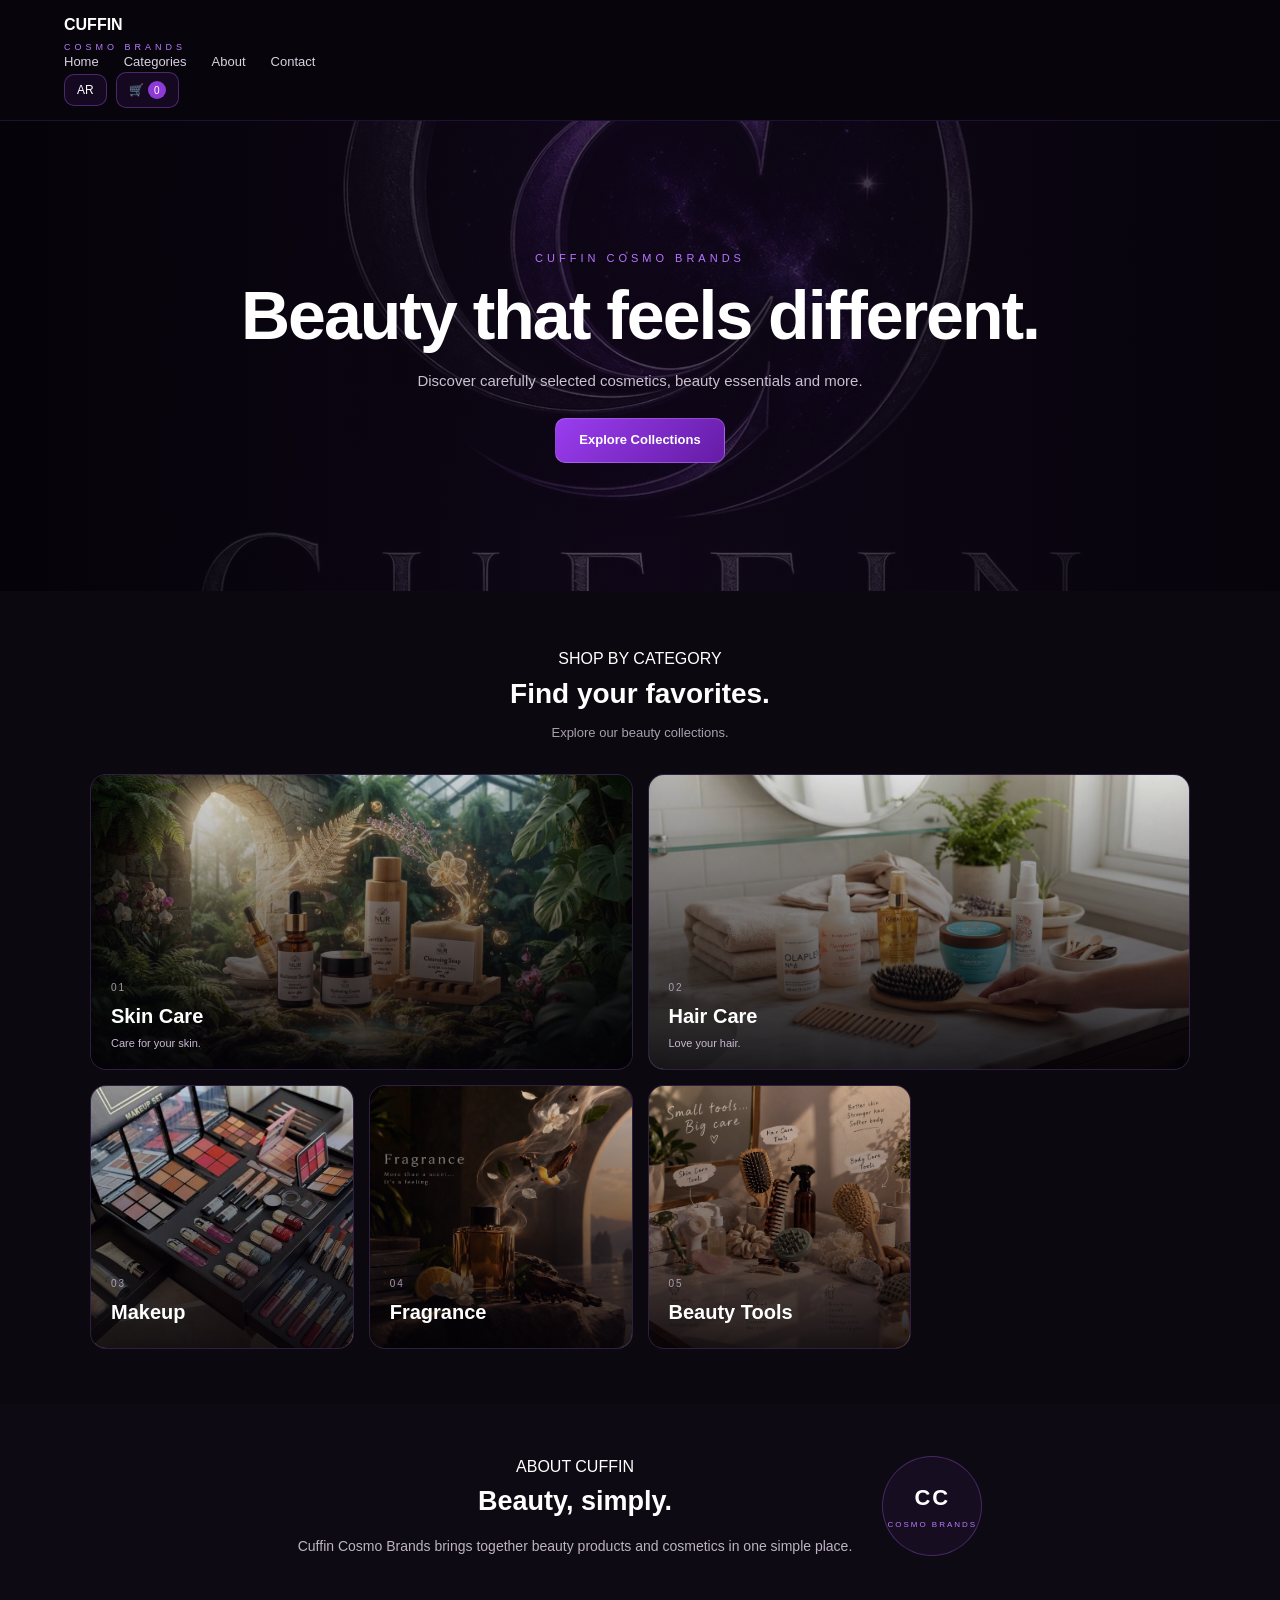
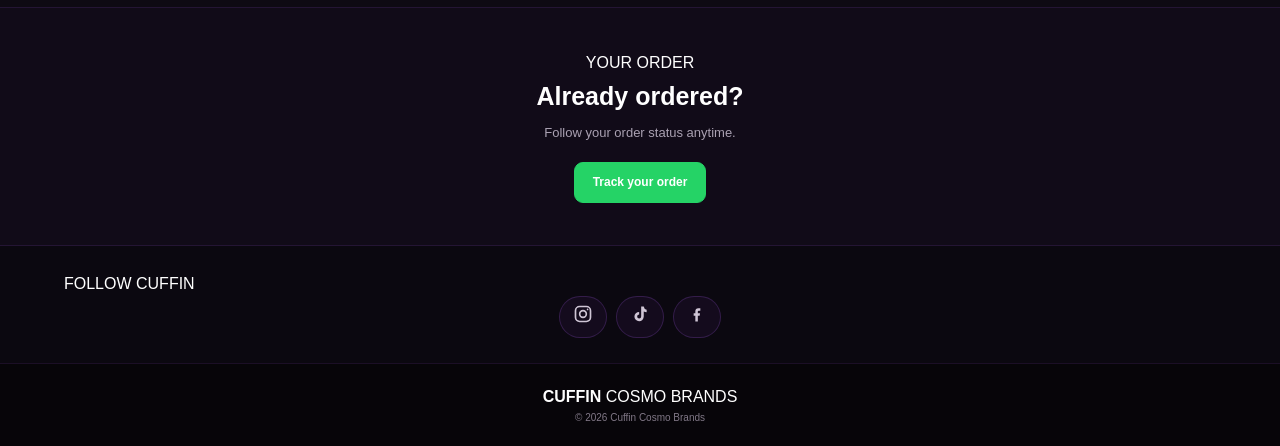
<file: index.html>
<!DOCTYPE html>
<html lang="en">
<head>
<meta charset="UTF-8">
<meta name="viewport" content="width=device-width, initial-scale=1.0">
<title>Cuffin Cosmo Brands</title>
<link rel="stylesheet" href="style.css">
</head>
<body>
<header class="header">
<div class="header-container">
<a href="index.html" class="logo">
<strong>CUFFIN</strong>
<span>COSMO BRANDS</span>
</a>
<nav class="nav">
<a href="index.html">Home</a>
<a href="#categories">Categories</a>
<a href="#about">About</a>
<a href="#contact">Contact</a>
</nav>
<div class="header-actions">
<button id="language-button">AR</button>
<button id="cart-button">🛒<span id="cart-count">0</span></button>
</div>
</div>
</header>
<section class="hero">
<div class="hero-content">
<p class="hero-small">CUFFIN COSMO BRANDS</p>
<h1>
Beauty that
<span>feels different.</span>
</h1>
<p class="hero-description">
Discover carefully selected cosmetics,
beauty essentials and more.
</p>
<a href="#categories" class="hero-button">
Explore Collections
</a>
</div>
</section>
<section class="categories" id="categories">
<div class="section-heading">
<div>
<span class="eyebrow">SHOP BY CATEGORY</span>
<h2>
Find your
<span>favorites.</span>
</h2>
</div>
<p>
Explore our beauty collections.
</p>
</div>
<div class="category-grid">
<a href="skincare.html" class="category-card large" title="Skin Care">
<img src="images/skincare.jpg" alt="Skin Care">
<div class="category-info">
<span>01</span>
<h3>Skin Care</h3>
<p>Care for your skin.</p>
</div>
</a>
<a href="haircare.html" class="category-card large" title="Hair Care">
<img src="images/haircare.jpg" alt="Hair Care">
<div class="category-info">
<span>02</span>
<h3>Hair Care</h3>
<p>Love your hair.</p>
</div>
</a>
<a href="makeup.html" class="category-card" title="Makeup">
<img src="images/makeup.jpg" alt="Makeup">
<div class="category-info">
<span>03</span>
<h3>Makeup</h3>

</div>
</a>
<a href="fragrance.html" class="category-card" title="Fragrance">
<img src="images/fragrance.jpg" alt="Fragrance">
<div class="category-info">
<span>04</span>
<h3>Fragrance</h3>

</div>
</a>
<a href="tools.html" class="category-card" title="Beauty Tools">
<img src="images/tools.jpg" alt="Beauty Tools">
<div class="category-info">
<span>05</span>
<h3>Beauty Tools</h3>

</div>
</a>
</div>
</section>
<section class="about" id="about">
<div class="about-text">
<span class="eyebrow">ABOUT CUFFIN</span>
<h2>
Beauty,
<span>simply.</span>
</h2>
<p>
Cuffin Cosmo Brands brings together beauty
products and cosmetics in one simple place.
</p>
</div>
<div class="about-badge">
<strong>CC</strong>
<span>COSMO BRANDS</span>
</div>
</section>
<section class="order-section" id="contact">
<div class="order-content">
<span class="eyebrow">YOUR ORDER</span>
<h2>
Already
<span>ordered?</span>
</h2>
<p>
Follow your order status anytime.
</p>
<div class="order-buttons">
<a href="track.html" class="order-button whatsapp">
Track your order
</a>
</div>
</div>
</section>
<section class="brand-links">
<span class="eyebrow">FOLLOW CUFFIN</span>
<div class="brand-links-row">
<a href="https://www.instagram.com/cuffincosmobrand" target="_blank" rel="noopener" aria-label="Instagram" title="Instagram">
<svg width="20" height="20" viewBox="0 0 24 24" fill="none" stroke="currentColor" stroke-width="2"><rect x="3" y="3" width="18" height="18" rx="5"/><circle cx="12" cy="12" r="4"/><circle cx="17.5" cy="6.5" r="1" fill="currentColor" stroke="none"/></svg>
</a>
<a href="https://www.tiktok.com/@cuffin.cosmo.bran" target="_blank" rel="noopener" aria-label="TikTok" title="TikTok">
<svg width="20" height="20" viewBox="0 0 24 24" fill="currentColor"><path d="M16.5 3a4.5 4.5 0 0 0 3.5 3.9V10a7.6 7.6 0 0 1-3.5-1v6.1A5.6 5.6 0 1 1 11 9.5v3.2a2.4 2.4 0 1 0 2.4 2.4V3h3.1z"/></svg>
</a>
<a href="https://www.facebook.com/share/19xztfmDBN/" target="_blank" rel="noopener" aria-label="Facebook" title="Facebook">
<svg width="20" height="20" viewBox="0 0 24 24" fill="currentColor"><path d="M14 8h2V5h-2.5C11.3 5 10 6.5 10 8.7V11H8v3h2v7h3v-7h2.2l.4-3H13V9c0-.6.3-1 1-1z"/></svg>
</a>
</div>
</section>
<footer class="footer">
<div class="footer-container">
<div class="footer-logo">
<strong>CUFFIN</strong>
<span>COSMO BRANDS</span>
</div>
<p>
© 2026 Cuffin Cosmo Brands
</p>
</div>
</footer>
<!-- CART MODAL -->
<div id="cart-modal">
<div class="cart-content">
<div class="cart-header">
<h2>Your Cart</h2>
<button id="close-cart">×</button>
</div>
<div id="cart-items"></div>
<div id="cart-total">Total: 0 EGP</div>
<div class="cart-actions">
<button id="start-order-button" class="order-button whatsapp">
إتمام الطلب
</button>
</div>
</div>
</div>
<!-- CHECKOUT MODAL (يتبني تلقائياً من script.js) -->
<div id="referral-modal"><div class="referral-content"></div></div>
<script src="config.js"></script>
<script src="script.js"></script>
<script>
(async()=>{try{const c=await fetch(SB_URL+"/rest/v1/categories?select=name,image",{headers:HD}).then(r=>r.json());
c.forEach(x=>{if(x.image)document.querySelectorAll('.category-card[title="'+x.name+'"] img').forEach(m=>m.src=x.image)})}catch(e){}})();
</script>
</body>
</html>
</file>
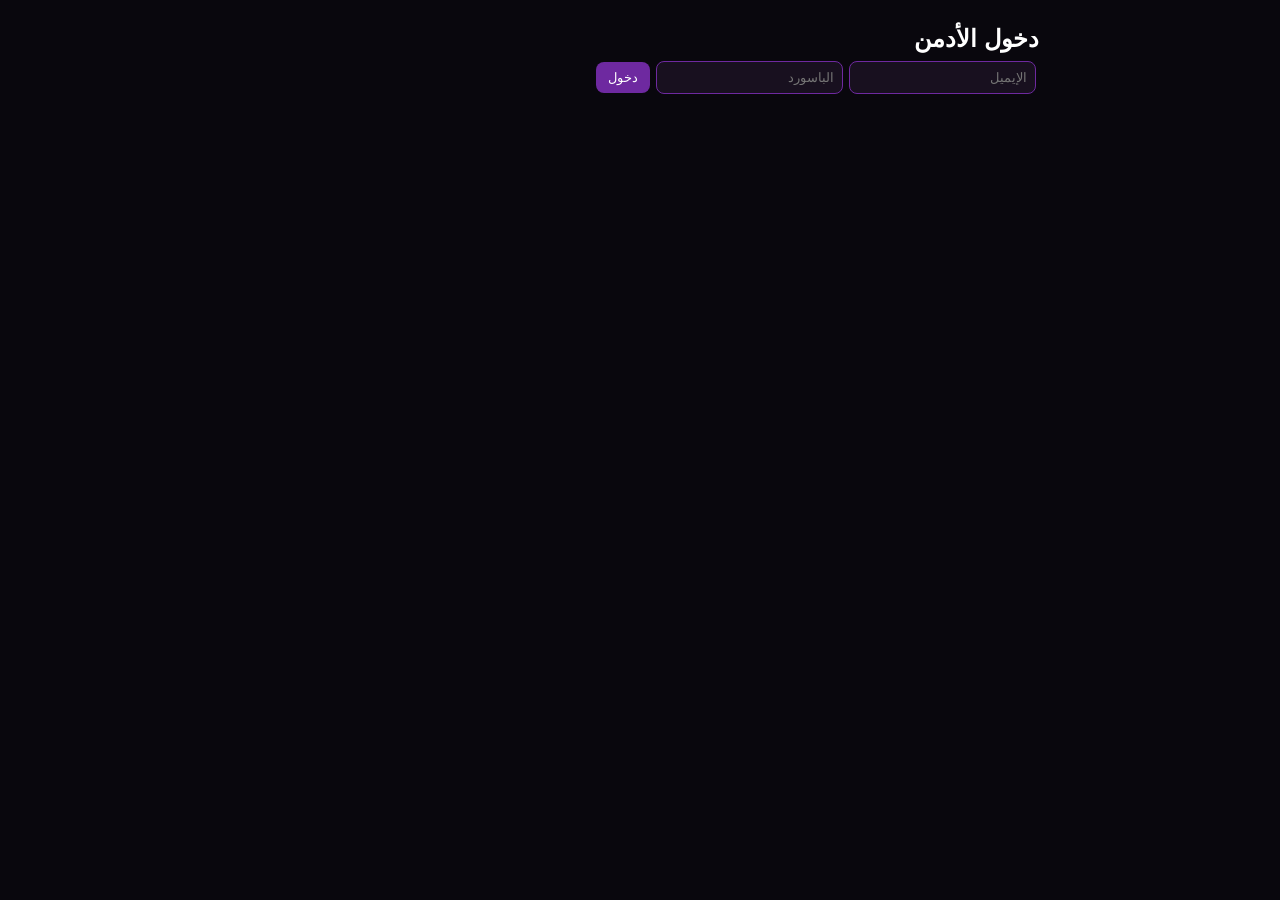
<file: admin.html>
<!DOCTYPE html><html lang="ar" dir="rtl"><head><meta charset="UTF-8"><meta name="viewport" content="width=device-width,initial-scale=1"><meta name="robots" content="noindex"><title>Admin</title><link rel="stylesheet" href="style.css">
    <style>.w{max-width:900px;margin:20px auto;padding:0 4%}.w input,.w select,.w textarea{padding:8px;margin:3px;border-radius:8px;border:1px solid #6e29a0;background:#18101f;color:#fff}.w button{padding:8px 12px;margin:3px;border-radius:8px;border:0;background:#6e29a0;color:#fff}.c{border:1px solid #3a2550;border-radius:12px;padding:12px;margin:10px 0;font-size:13px}.c b{color:#c384ff}</style></head><body><div class="w">
    <div id="lg"><h2>دخول الأدمن</h2><input id="em" placeholder="الإيميل"><input id="pw" type="password" placeholder="الباسورد"><button onclick="login()">دخول</button></div>
    <div id="app" style="display:none"><button onclick="tab('o')">الطلبات</button><button onclick="tab('p')">المنتجات</button><button onclick="tab('s')">صور الموقع</button><div id="o"></div><div id="s" style="display:none"></div>
    <div id="p" style="display:none"><div class="c"><b>إضافة منتج</b><br><select id="ct"></select><input id="br" placeholder="البراند"><input id="nm" placeholder="اسم المنتج"><input id="pr" type="number" placeholder="السعر (فاضي = DM)"><input id="im" type="file" accept="image/*"><button onclick="addP()">إضافة</button></div><div id="pl"></div></div></div></div>
    <script src="config.js"></script><script>
    let T="";const $=i=>document.getElementById(i),e=s=>String(s==null?"":s).replace(/[&<>"]/g,c=>({"&":"&amp;","<":"&lt;",">":"&gt;",'"':"&quot;"}[c]));
    const S={new:"جديد",payment_review:"مراجعة الدفع",payment_confirmed:"تم تأكيد الدفع",preparing:"جاري التجهيز",shipped:"تم الشحن",delivered:"تم التسليم",cancelled:"ملغي"};
    const H=()=>{const h={apikey:SB_KEY,"Content-Type":"application/json"};if(T)h.Authorization="Bearer "+T;else if(SB_KEY.indexOf("eyJ")==0)h.Authorization="Bearer "+SB_KEY;return h};
    const rq=async(p,m,b,x)=>{const r=await fetch(SB_URL+"/rest/v1/"+p,{method:m||"GET",headers:Object.assign(H(),x||{}),body:b?JSON.stringify(b):undefined});const d=await r.json().catch(()=>null);if(!r.ok)throw new Error(d&&d.message||"خطأ");return d};
    async function login(){const r=await fetch(SB_URL+"/auth/v1/token?grant_type=password",{method:"POST",headers:{apikey:SB_KEY,"Content-Type":"application/json"},body:JSON.stringify({email:em.value,password:pw.value})});const d=await r.json();if(!d.access_token)return alert("بيانات غلط");T=d.access_token;lg.style.display="none";app.style.display="block";ct.innerHTML=(await rq("categories?order=sort")).map(c=>`<option value="${c.id}">${e(c.name)}</option>`).join("");orders();prods();site()}
    function tab(x){["o","p","s"].forEach(k=>$(k).style.display=k==x?"block":"none")}
    async function orders(){const L=await rq("orders?order=created_at.desc");$("o").innerHTML=L.map(o=>`<div class="c"><b>${o.order_no}</b> — ${e(o.name)} — <a href="https://wa.me/2${o.phone}" target="_blank">${o.phone}</a>${o.alt_phone?" / "+e(o.alt_phone):""}<br>${e(o.governorate)} - ${e(o.city)}<br>${o.items.map(i=>e(i.name)+" ×"+i.qty+" ("+(i.price==null?"DM":i.price)+")").join("<br>")}<br>المنتجات: <b>${o.subtotal}</b> | الدفع: <b>${o.payment_method=="cod"?"عند الاستلام":"InstaPay "+(o.payment_confirmed?"✅ وصل":"⏳")}</b><br>
    ${o.receipt_path?`<button onclick="rc('${o.receipt_path}')">عرض الإيصال</button>`:""}${o.payment_method=="instapay"&&!o.payment_confirmed?`<button onclick="upd('${o.id}',{payment_confirmed:true,status:'payment_confirmed'})">تأكيد وصول المبلغ</button>`:""}<br>
    <select id="s${o.id}">${Object.keys(S).map(k=>`<option value="${k}" ${k==o.status?"selected":""}>${S[k]}</option>`).join("")}</select><input id="f${o.id}" type="number" placeholder="الشحن" value="${o.shipping_fee??""}"><input id="n${o.id}" placeholder="ملاحظة للزبون" value="${e(o.status_note||"")}"><button onclick="sv('${o.id}')">حفظ</button><br><small>رابط التتبع: track.html?o=${o.order_no}&t=${o.token}</small></div>`).join("")||"مفيش طلبات"}
    async function upd(id,b){try{await rq("orders?id=eq."+id,"PATCH",b,{Prefer:"return=minimal"});orders()}catch(x){alert(x.message)}}
    const sv=id=>upd(id,{status:$("s"+id).value,status_note:$("n"+id).value||null,shipping_fee:$("f"+id).value===""?null:+$("f"+id).value});
    async function rc(p){const r=await fetch(SB_URL+"/storage/v1/object/sign/receipts/"+p,{method:"POST",headers:H(),body:JSON.stringify({expiresIn:300})});const d=await r.json();window.open(SB_URL+"/storage/v1"+d.signedURL)}
    async function addP(){try{const f=im.files[0];if(!f)return alert("اختر صورة للمنتج");if(f.size>3e6)return alert("الصورة أكبر من 3MB");const fn=Date.now()+"-"+Math.random().toString(36).slice(2)+"."+(f.type.split("/")[1]||"jpg").replace("jpeg","jpg");const u=await fetch(SB_URL+"/storage/v1/object/products/"+fn,{method:"POST",headers:{apikey:SB_KEY,Authorization:"Bearer "+T,"Content-Type":f.type},body:f});if(!u.ok)throw new Error("فشل رفع الصورة");const img=SB_URL+"/storage/v1/object/public/products/"+fn;let b=await rq("brands?category_id=eq."+ct.value+"&name=eq."+encodeURIComponent(br.value.trim()));if(!b.length)b=await rq("brands","POST",{category_id:+ct.value,name:br.value.trim()},{Prefer:"return=representation"});await rq("products","POST",{brand_id:b[0].id,name:nm.value.trim(),price:pr.value===""?null:+pr.value,image:img},{Prefer:"return=minimal"});nm.value=pr.value=im.value="";prods()}catch(x){alert(x.message)}}
    async function up(f){if(!f)throw new Error("اختر صورة");if(f.size>3e6)throw new Error("الصورة أكبر من 3MB");const fn="site-"+Date.now()+"-"+Math.random().toString(36).slice(2)+"."+(f.type.split("/")[1]||"jpg").replace("jpeg","jpg");const u=await fetch(SB_URL+"/storage/v1/object/products/"+fn,{method:"POST",headers:{apikey:SB_KEY,Authorization:"Bearer "+T,"Content-Type":f.type},body:f});if(!u.ok)throw new Error("فشل رفع الصورة");return SB_URL+"/storage/v1/object/public/products/"+fn}
    async function site(){const C=await rq("categories?order=sort");$("s").innerHTML=C.map(c=>`<div class="c"><b>${e(c.name)}</b> ${c.image?`<img src="${e(c.image)}" height="50">`:""}<input type="file" accept="image/*" id="ci${c.id}"><button onclick="setC(${c.id})">رفع</button></div>`).join("")+`<div class="c"><b>خلفية الموقع كله</b><input type="file" accept="image/*" id="hi"><button onclick="setH()">رفع</button></div>`}
    async function setC(id){try{const u=await up($("ci"+id).files[0]);await rq("categories?id=eq."+id,"PATCH",{image:u},{Prefer:"return=minimal"});site()}catch(x){alert(x.message)}}
    async function setH(){try{const u=await up($("hi").files[0]);await rq("site_settings","POST",{key:"hero",value:u},{Prefer:"resolution=merge-duplicates,return=minimal"});alert("تم")}catch(x){alert(x.message)}}
    async function prods(){const L=await rq("products?select=id,name,price,active,brands(name,categories(name))&order=id.desc&limit=200");$("pl").innerHTML=L.map(p=>`<div class="c">${e(p.brands.categories.name)} / ${e(p.brands.name)} / <b>${e(p.name)}</b> — ${p.price??"DM"} <button onclick="tg(${p.id},${!p.active})">${p.active?"إخفاء":"إظهار"}</button><button onclick="dl(${p.id})">حذف</button></div>`).join("")}
    const tg=async(i,a)=>{await rq("products?id=eq."+i,"PATCH",{active:a},{Prefer:"return=minimal"});prods()},dl=async i=>{if(confirm("حذف؟")){await rq("products?id=eq."+i,"DELETE",null,{Prefer:"return=minimal"});prods()}};
    </script></body></html>
</file>
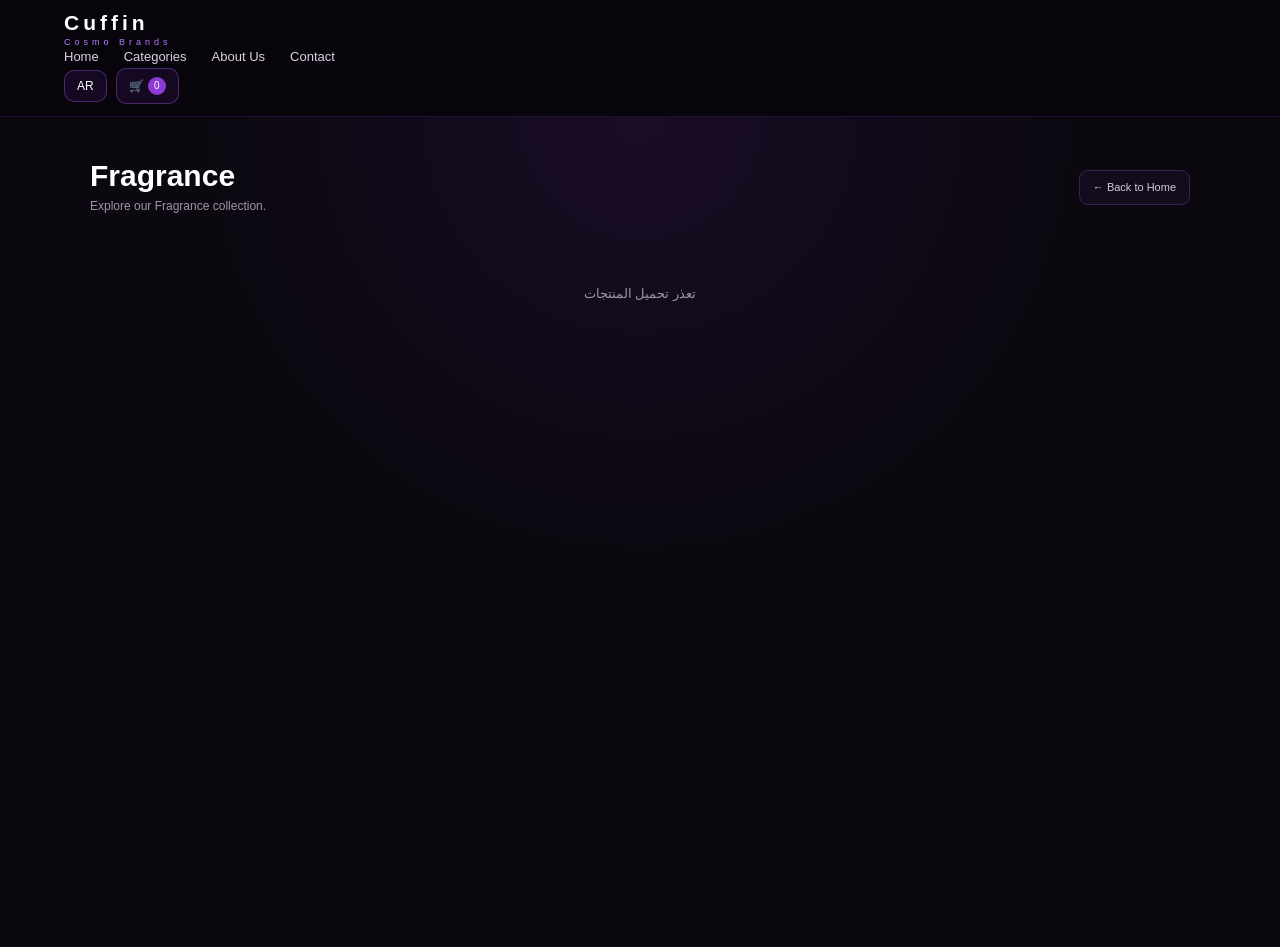
<file: fragrance.html>
<!DOCTYPE html>
<html lang="en">
<head>
<meta charset="UTF-8">
<meta name="viewport" content="width=device-width, initial-scale=1.0">
<title>Fragrance | Cuffin Cosmo Brands</title>
<link rel="stylesheet" href="style.css">
</head>
<body>
<header class="header">
<div class="header-container">
<a href="index.html" class="logo">
<h1>Cuffin</h1>
<span>Cosmo Brands</span>
</a>
<nav class="nav">
<a href="index.html">Home</a>
<a href="index.html#categories">Categories</a>
<a href="index.html#about">About Us</a>
<a href="index.html#contact">Contact</a>
</nav>
<div class="header-actions">
<button id="language-button">AR</button>
<button id="cart-button">🛒<span id="cart-count">0</span></button>
</div>
</div>
</header>
<main>
<section class="products-section">
<div class="products-header">
<div class="products-title">
<h2>Fragrance</h2>
<p>Explore our Fragrance collection.</p>
</div>
<a href="index.html" class="back-button">← Back to Home</a>
</div>
<div id="products-container" data-category="Fragrance">
<p class="loading-text">Loading products...</p>
</div>
</section>
</main>
<!-- CART MODAL -->
<div id="cart-modal">
<div class="cart-content">
<div class="cart-header">
<h2>Your Cart</h2>
<button id="close-cart">×</button>
</div>
<div id="cart-items"></div>
<div id="cart-total">Total: 0 EGP</div>
<div class="cart-actions">
<button id="start-order-button" class="order-button whatsapp">
إتمام الطلب
</button>
</div>
</div>
</div>
<!-- CHECKOUT MODAL (يتبني تلقائياً من script.js) -->
<div id="referral-modal"><div class="referral-content"></div></div>
<script src="config.js"></script>
<script src="script.js"></script>
</body>
</html>
</file>
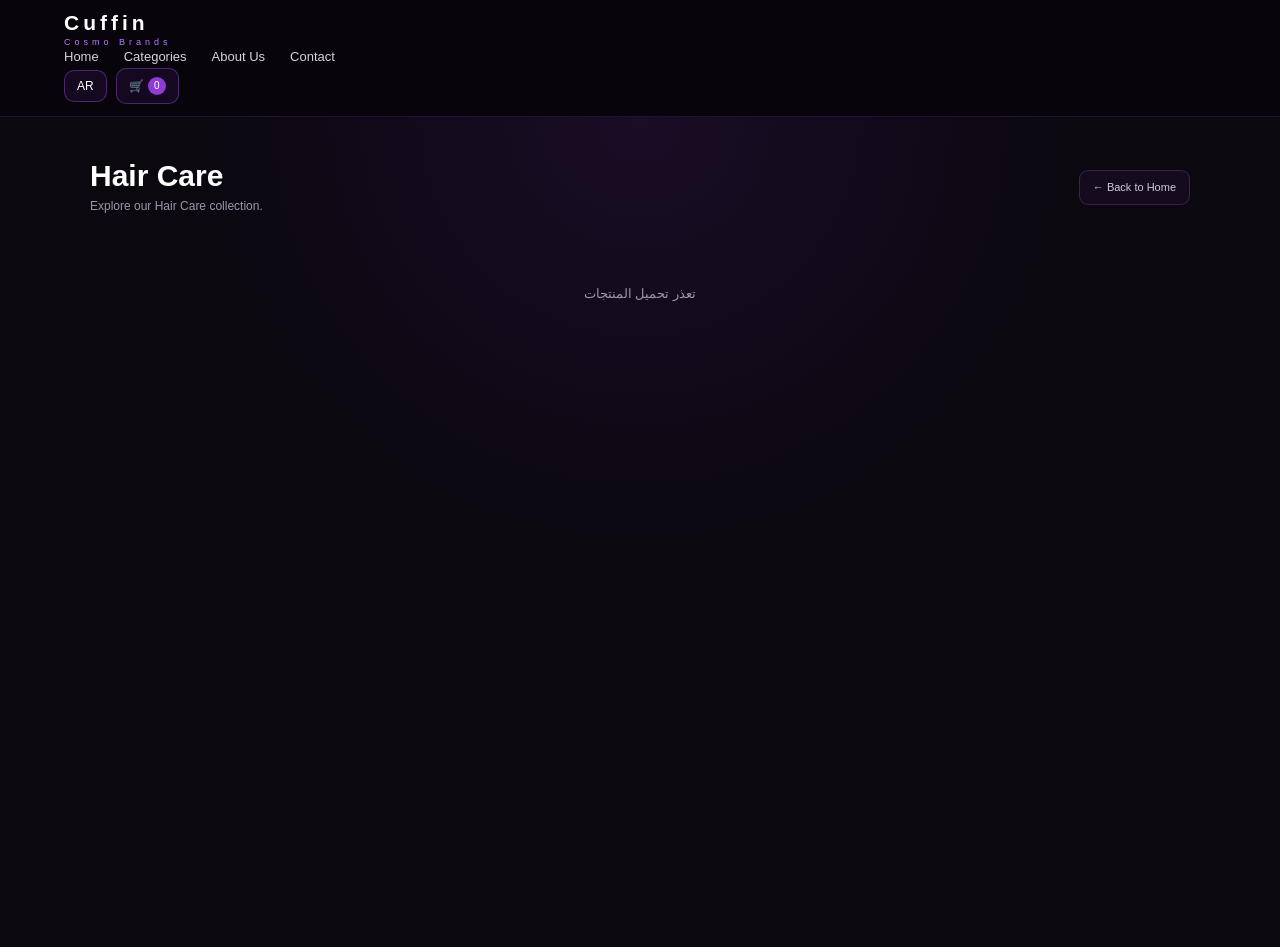
<file: haircare.html>
<!DOCTYPE html>
<html lang="en">
<head>
<meta charset="UTF-8">
<meta name="viewport" content="width=device-width, initial-scale=1.0">
<title>Hair Care | Cuffin Cosmo Brands</title>
<link rel="stylesheet" href="style.css">
</head>
<body>
<header class="header">
<div class="header-container">
<a href="index.html" class="logo">
<h1>Cuffin</h1>
<span>Cosmo Brands</span>
</a>
<nav class="nav">
<a href="index.html">Home</a>
<a href="index.html#categories">Categories</a>
<a href="index.html#about">About Us</a>
<a href="index.html#contact">Contact</a>
</nav>
<div class="header-actions">
<button id="language-button">AR</button>
<button id="cart-button">🛒<span id="cart-count">0</span></button>
</div>
</div>
</header>
<main>
<section class="products-section">
<div class="products-header">
<div class="products-title">
<h2>Hair Care</h2>
<p>Explore our Hair Care collection.</p>
</div>
<a href="index.html" class="back-button">← Back to Home</a>
</div>
<div id="products-container" data-category="Hair Care">
<p class="loading-text">Loading products...</p>
</div>
</section>
</main>
<!-- CART MODAL -->
<div id="cart-modal">
<div class="cart-content">
<div class="cart-header">
<h2>Your Cart</h2>
<button id="close-cart">×</button>
</div>
<div id="cart-items"></div>
<div id="cart-total">Total: 0 EGP</div>
<div class="cart-actions">
<button id="start-order-button" class="order-button whatsapp">
إتمام الطلب
</button>
</div>
</div>
</div>
<!-- CHECKOUT MODAL (يتبني تلقائياً من script.js) -->
<div id="referral-modal"><div class="referral-content"></div></div>
<script src="config.js"></script>
<script src="script.js"></script>
</body>
</html>
</file>
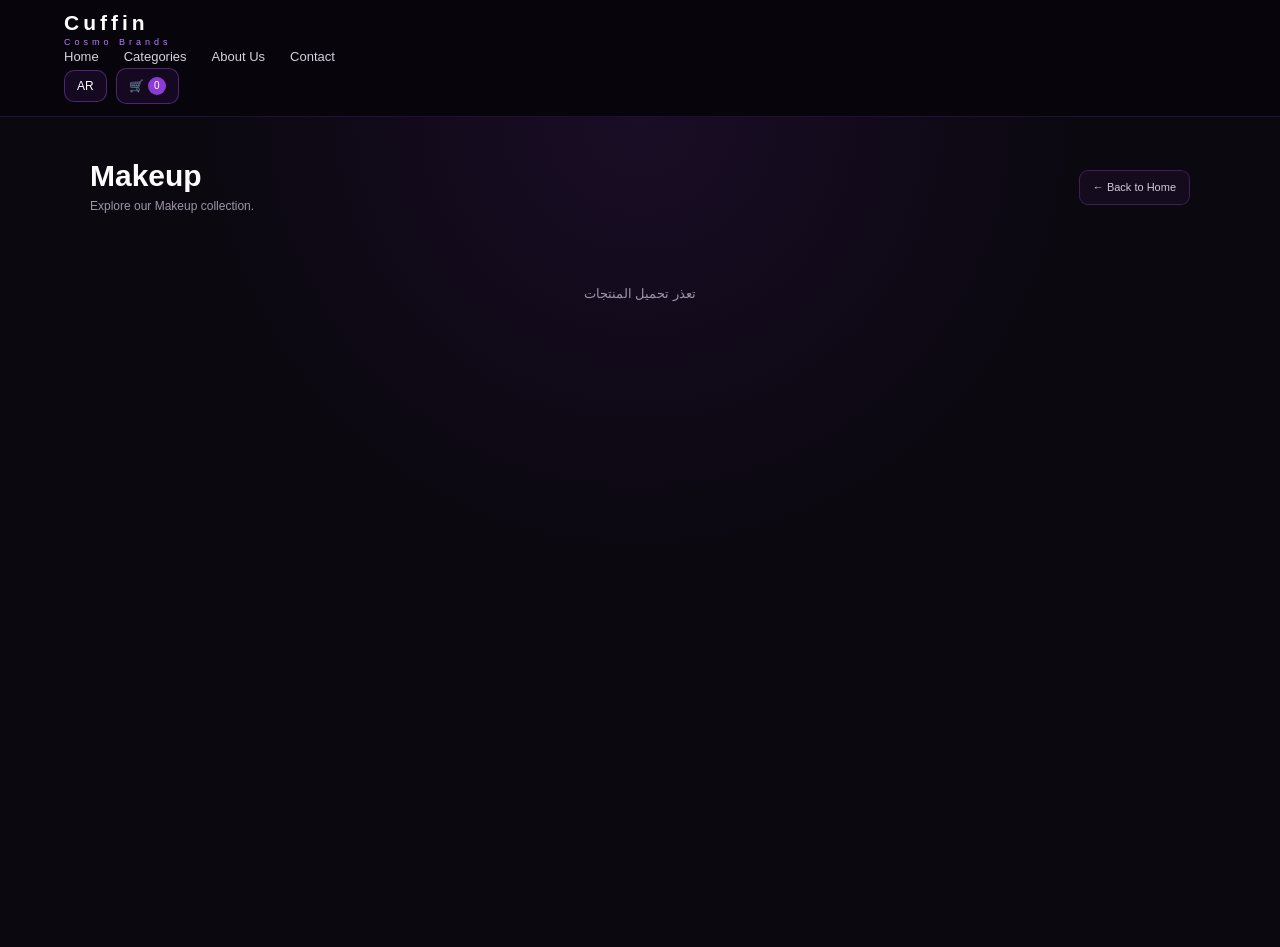
<file: makeup.html>
<!DOCTYPE html>
<html lang="en">
<head>
<meta charset="UTF-8">
<meta name="viewport" content="width=device-width, initial-scale=1.0">
<title>Makeup | Cuffin Cosmo Brands</title>
<link rel="stylesheet" href="style.css">
</head>
<body>
<header class="header">
<div class="header-container">
<a href="index.html" class="logo">
<h1>Cuffin</h1>
<span>Cosmo Brands</span>
</a>
<nav class="nav">
<a href="index.html">Home</a>
<a href="index.html#categories">Categories</a>
<a href="index.html#about">About Us</a>
<a href="index.html#contact">Contact</a>
</nav>
<div class="header-actions">
<button id="language-button">AR</button>
<button id="cart-button">🛒<span id="cart-count">0</span></button>
</div>
</div>
</header>
<main>
<section class="products-section">
<div class="products-header">
<div class="products-title">
<h2>Makeup</h2>
<p>Explore our Makeup collection.</p>
</div>
<a href="index.html" class="back-button">← Back to Home</a>
</div>
<div id="products-container" data-category="Makeup">
<p class="loading-text">Loading products...</p>
</div>
</section>
</main>
<!-- CART MODAL -->
<div id="cart-modal">
<div class="cart-content">
<div class="cart-header">
<h2>Your Cart</h2>
<button id="close-cart">×</button>
</div>
<div id="cart-items"></div>
<div id="cart-total">Total: 0 EGP</div>
<div class="cart-actions">
<button id="start-order-button" class="order-button whatsapp">
إتمام الطلب
</button>
</div>
</div>
</div>
<!-- CHECKOUT MODAL (يتبني تلقائياً من script.js) -->
<div id="referral-modal"><div class="referral-content"></div></div>
<script src="config.js"></script>
<script src="script.js"></script>
</body>
</html>
</file>
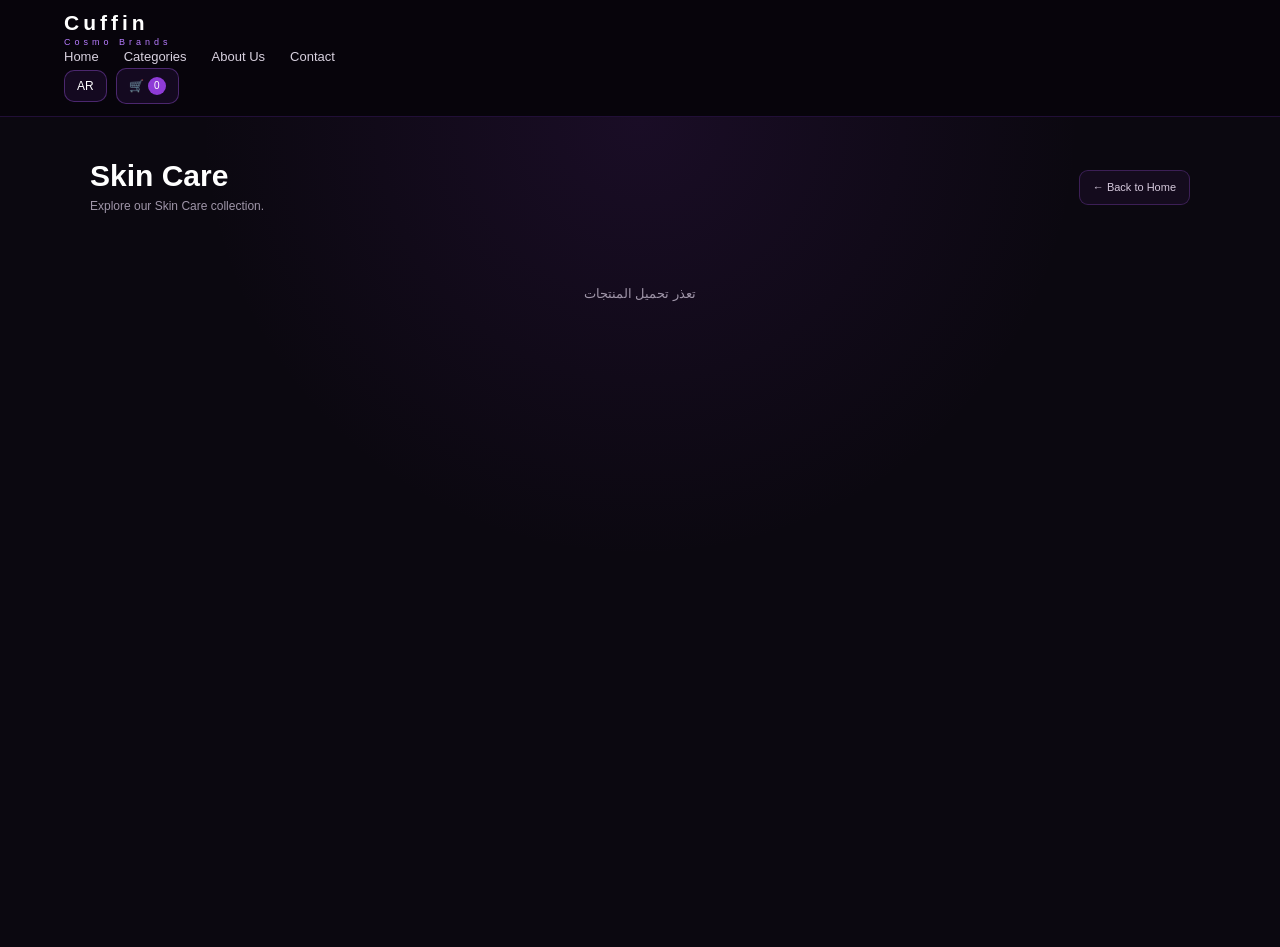
<file: skincare.html>
<!DOCTYPE html>
<html lang="en">
<head>
<meta charset="UTF-8">
<meta name="viewport" content="width=device-width, initial-scale=1.0">
<title>Skin Care | Cuffin Cosmo Brands</title>
<link rel="stylesheet" href="style.css">
</head>
<body>
<header class="header">
<div class="header-container">
<a href="index.html" class="logo">
<h1>Cuffin</h1>
<span>Cosmo Brands</span>
</a>
<nav class="nav">
<a href="index.html">Home</a>
<a href="index.html#categories">Categories</a>
<a href="index.html#about">About Us</a>
<a href="index.html#contact">Contact</a>
</nav>
<div class="header-actions">
<button id="language-button">AR</button>
<button id="cart-button">🛒<span id="cart-count">0</span></button>
</div>
</div>
</header>
<main>
<section class="products-section">
<div class="products-header">
<div class="products-title">
<h2>Skin Care</h2>
<p>Explore our Skin Care collection.</p>
</div>
<a href="index.html" class="back-button">← Back to Home</a>
</div>
<div id="products-container" data-category="Skin Care">
<p class="loading-text">Loading products...</p>
</div>
</section>
</main>
<!-- CART MODAL -->
<div id="cart-modal">
<div class="cart-content">
<div class="cart-header">
<h2>Your Cart</h2>
<button id="close-cart">×</button>
</div>
<div id="cart-items"></div>
<div id="cart-total">Total: 0 EGP</div>
<div class="cart-actions">
<button id="start-order-button" class="order-button whatsapp">
إتمام الطلب
</button>
</div>
</div>
</div>
<!-- CHECKOUT MODAL (يتبني تلقائياً من script.js) -->
<div id="referral-modal"><div class="referral-content"></div></div>
<script src="config.js"></script>
<script src="script.js"></script>
</body>
</html>
</file>
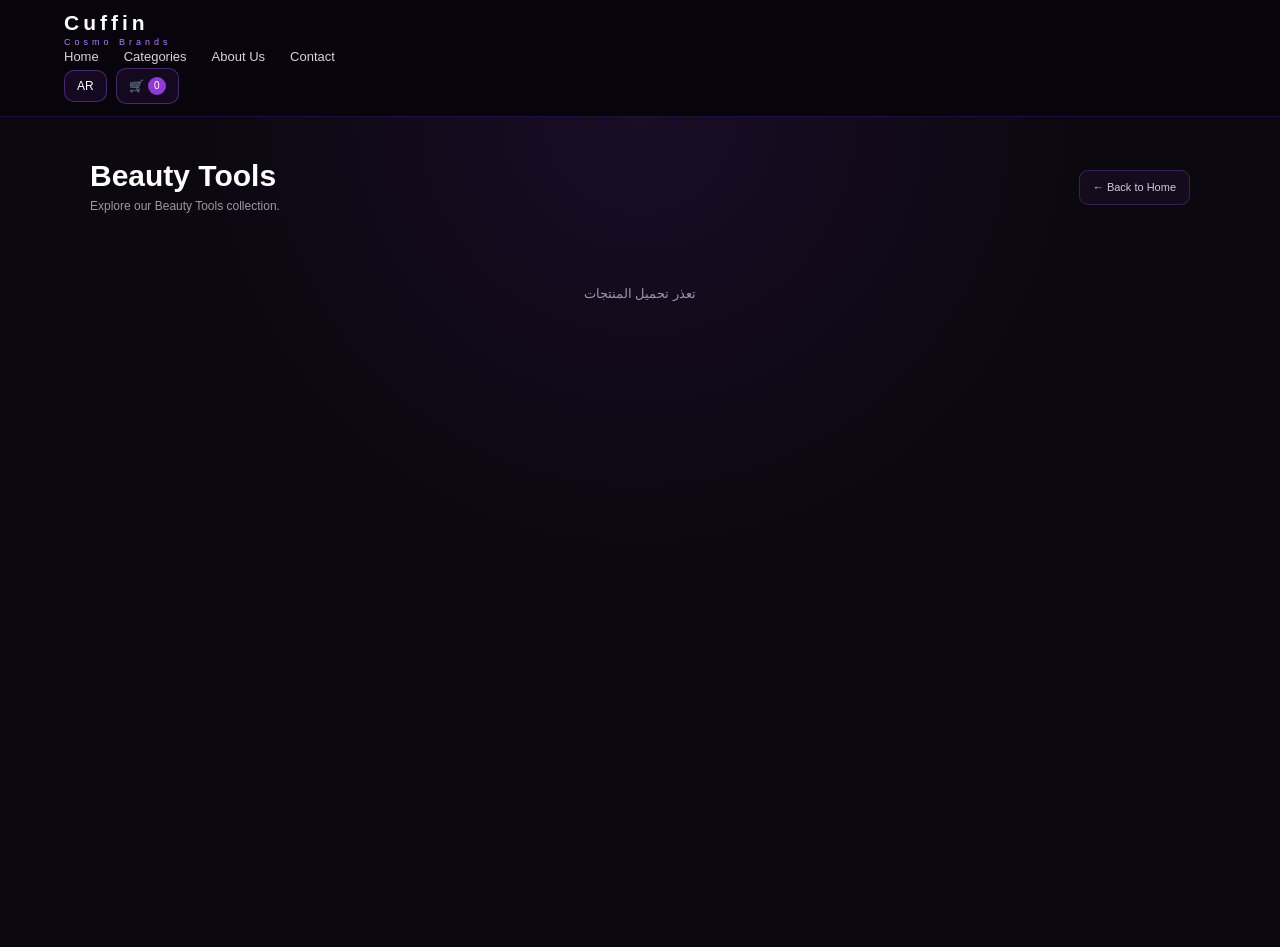
<file: tools.html>
<!DOCTYPE html>
<html lang="en">
<head>
<meta charset="UTF-8">
<meta name="viewport" content="width=device-width, initial-scale=1.0">
<title>Beauty Tools | Cuffin Cosmo Brands</title>
<link rel="stylesheet" href="style.css">
</head>
<body>
<header class="header">
<div class="header-container">
<a href="index.html" class="logo">
<h1>Cuffin</h1>
<span>Cosmo Brands</span>
</a>
<nav class="nav">
<a href="index.html">Home</a>
<a href="index.html#categories">Categories</a>
<a href="index.html#about">About Us</a>
<a href="index.html#contact">Contact</a>
</nav>
<div class="header-actions">
<button id="language-button">AR</button>
<button id="cart-button">🛒<span id="cart-count">0</span></button>
</div>
</div>
</header>
<main>
<section class="products-section">
<div class="products-header">
<div class="products-title">
<h2>Beauty Tools</h2>
<p>Explore our Beauty Tools collection.</p>
</div>
<a href="index.html" class="back-button">← Back to Home</a>
</div>
<div id="products-container" data-category="Beauty Tools">
<p class="loading-text">Loading products...</p>
</div>
</section>
</main>
<!-- CART MODAL -->
<div id="cart-modal">
<div class="cart-content">
<div class="cart-header">
<h2>Your Cart</h2>
<button id="close-cart">×</button>
</div>
<div id="cart-items"></div>
<div id="cart-total">Total: 0 EGP</div>
<div class="cart-actions">
<button id="start-order-button" class="order-button whatsapp">
إتمام الطلب
</button>
</div>
</div>
</div>
<!-- CHECKOUT MODAL (يتبني تلقائياً من script.js) -->
<div id="referral-modal"><div class="referral-content"></div></div>
<script src="config.js"></script>
<script src="script.js"></script>
</body>
</html>
</file>
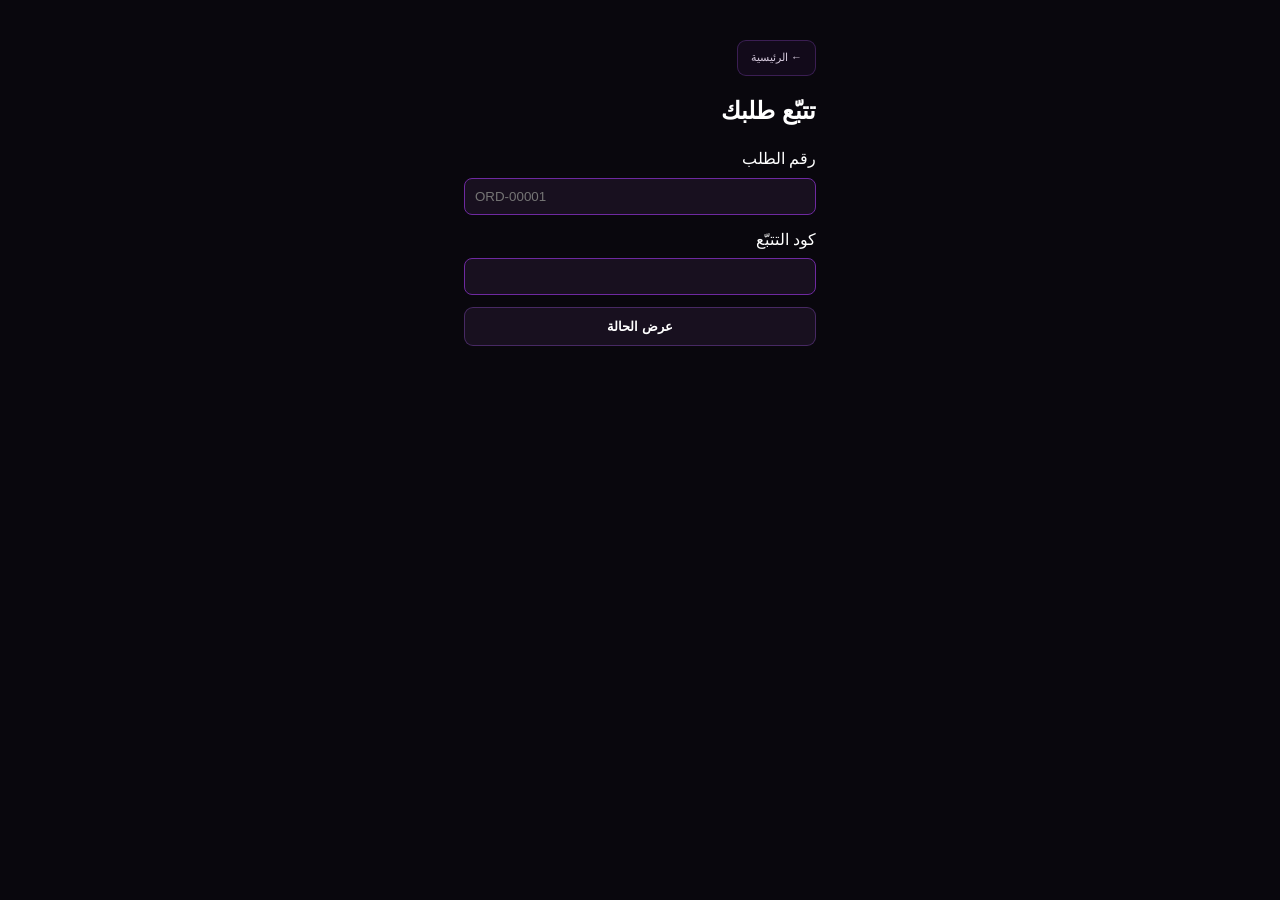
<file: track.html>
<!DOCTYPE html><html lang="ar" dir="rtl"><head><meta charset="UTF-8"><meta name="viewport" content="width=device-width,initial-scale=1"><title>تتبّع طلبك | Cuffin</title><link rel="stylesheet" href="style.css">
<style>.box{max-width:480px;margin:40px auto;padding:0 5%}.box input{width:100%;padding:10px;margin:6px 0 12px;border-radius:8px;border:1px solid #6e29a0;background:#18101f;color:#fff;direction:ltr}.st{font-size:20px;color:#c384ff;margin:14px 0}.box p,.box li{font-size:13px;color:#c9b9d5}</style></head><body>
<div class="box"><a class="back-button" href="index.html">← الرئيسية</a><h2 style="margin:16px 0">تتبّع طلبك</h2>
<label>رقم الطلب</label><input id="o" placeholder="ORD-00001"><label>كود التتبّع</label><input id="t">
<button class="referral-option-btn" onclick="go()">عرض الحالة</button><div id="r"></div></div>
<script src="config.js"></script><script>
const L={new:"استلمنا طلبك وهنتواصل معاك",payment_review:"استلمنا طلبك، بنراجع التحويل",payment_confirmed:"وصلنا المبلغ ✅",preparing:"جاري تجهيز طلبك",shipped:"طلبك خرج للشحن 🚚",delivered:"وصلك الطلب 🎉",cancelled:"الطلب ملغي"};
const q=new URLSearchParams(location.search),last=(JSON.parse(localStorage.getItem("cc_orders")||"[]"))[0]||{};
o.value=q.get("o")||last.o||"";t.value=q.get("t")||last.t||"";
const e=s=>String(s==null?"":s).replace(/[&<>"]/g,c=>({"&":"&amp;","<":"&lt;",">":"&gt;",'"':"&quot;"}[c]));
async function go(){r.innerHTML="";try{const x=await fetch(SB_URL+"/rest/v1/rpc/track_order",{method:"POST",headers:Object.assign({apikey:SB_KEY,"Content-Type":"application/json"},SB_KEY.indexOf("eyJ")==0?{Authorization:"Bearer "+SB_KEY}:{}),body:JSON.stringify({p_no:o.value.trim(),p_token:t.value.trim()})});const d=await x.json();
if(!x.ok||!d)return r.innerHTML="<p>مفيش طلب بالبيانات دي. اتأكد من الرقم والكود.</p>";
r.innerHTML=`<div class="st">${L[d.status]}</div>${d.note?`<p>ملاحظة: ${e(d.note)}</p>`:""}<p>آخر تحديث: ${new Date(d.updated_at).toLocaleString("ar-EG")}</p><ul>${d.items.map(i=>`<li>${e(i.name)} × ${i.qty}</li>`).join("")}</ul><p>إجمالي المنتجات: ${d.subtotal} جنيه${d.shipping_fee!=null?` + شحن ${d.shipping_fee} جنيه`:""}</p>`}catch(_){r.innerHTML="<p>حصل خطأ، جرّب تاني.</p>"}}
if(o.value&&t.value){go();setInterval(go,60000)}
</script></body></html>
</file>
<file: style.css>
/* =========================================
CUFFIN COSMO BRANDS
MAIN STYLE
========================================= */
* {
    margin: 0;
    padding: 0;
    box-sizing: border-box;
    }
    html {
    scroll-behavior: smooth;
    }
    body {
    font-family: Arial, Helvetica, sans-serif;
    background: #09070d;
    color: #ffffff;
    line-height: 1.6;
    overflow-x: hidden;
    }
    a {
    color: inherit;
    text-decoration: none;
    }
    button {
    font-family: inherit;
    cursor: pointer;
    }
    /* =========================================
    HEADER
    ========================================= */
    .header {
    width: 100%;
    min-height: 70px;
    padding: 12px 5%;
    display: flex;
    align-items: center;
    justify-content: space-between;
    gap: 25px;
    background: rgba(7, 5, 11, 0.94);
    border-bottom: 1px solid rgba(150, 70, 255, 0.18);
    position: relative;
    z-index: 50;
    }
    .logo {
    line-height: 1;
    flex-shrink: 0;
    }
    .logo h1 {
    font-size: 21px;
    letter-spacing: 4px;
    font-weight: 800;
    }
    .logo span {
    display: block;
    margin-top: 5px;
    font-size: 9px;
    letter-spacing: 4px;
    color: #b77cff;
    }
    .nav {
    display: flex;
    align-items: center;
    justify-content: center;
    gap: 25px;
    }
    .nav a {
    font-size: 13px;
    color: #d8d1df;
    transition: 0.25s ease;
    }
    .nav a:hover {
    color: #c080ff;
    }
    .header-actions {
    display: flex;
    align-items: center;
    gap: 9px;
    }
    #language-button,
    #cart-button {
    border: 1px solid rgba(177, 96, 255, 0.35);
    background: rgba(142, 62, 220, 0.1);
    color: #ffffff;
    border-radius: 10px;
    padding: 8px 12px;
    font-size: 12px;
    transition: 0.25s ease;
    }
    #language-button:hover,
    #cart-button:hover {
    background: rgba(142, 62, 220, 0.25);
    border-color: #a95cff;
    }
    #cart-count {
    display: inline-flex;
    align-items: center;
    justify-content: center;
    min-width: 18px;
    height: 18px;
    margin-left: 4px;
    padding: 0 5px;
    border-radius: 50px;
    background: #8e3bd6;
    font-size: 10px;
    }
    /* =========================================
    HOMEPAGE HERO
    ========================================= */
    .hero {
    min-height: 470px;
    display: flex;
    align-items: center;
    justify-content: center;
    padding: 60px 5%;
    position: relative;
    background:
    linear-gradient(
    90deg,
    rgba(5, 3, 9, 0.94),
    rgba(19, 8, 30, 0.72),
    rgba(7, 4, 12, 0.94)
    ),
    url("images/hero.jpg") center / cover no-repeat;
    }
    .hero-content {
    width: 100%;
    max-width: 850px;
    text-align: center;
    }
    .hero-small {
    color: #b875ff;
    font-size: 11px;
    letter-spacing: 4px;
    text-transform: uppercase;
    margin-bottom: 12px;
    }
    .hero h1 {
    font-size: clamp(38px, 6vw, 68px);
    line-height: 1.05;
    letter-spacing: -2px;
    margin-bottom: 18px;
    }
    .hero-description {
    max-width: 560px;
    margin: 0 auto 25px;
    color: #c9c0d0;
    font-size: 15px;
    }
    .hero-button {
    display: inline-block;
    padding: 11px 23px;
    border-radius: 10px;
    background: linear-gradient(135deg, #9a3df0, #651ca5);
    border: 1px solid rgba(210, 157, 255, 0.35);
    font-size: 13px;
    font-weight: 700;
    transition: 0.25s ease;
    }
    .hero-button:hover {
    transform: translateY(-2px);
    box-shadow: 0 10px 30px rgba(138, 54, 220, 0.3);
    }
    /* =========================================
    GENERAL SECTIONS
    ========================================= */
    section {
    width: 100%;
    }
    .section-heading {
    text-align: center;
    margin-bottom: 30px;
    }
    .section-heading h2 {
    font-size: 28px;
    margin-bottom: 6px;
    }
    .section-heading p {
    color: #a9a0ae;
    font-size: 13px;
    }
    /* =========================================
    CATEGORIES HOMEPAGE
    ========================================= */
    #categories {
    padding: 55px 5%;
    background: #0b0810;
    }
    .category-grid {
    width: 100%;
    max-width: 1100px;
    margin: auto;
    display: grid;
    grid-template-columns: repeat(4, 1fr);
    gap: 15px;
    }
    .category-card {
    min-height: 190px;
    position: relative;
    overflow: hidden;
    border-radius: 16px;
    border: 1px solid rgba(180, 100, 255, 0.17);
    background: #151019;
    transition: 0.3s ease;
    }
    .category-card:nth-child(1),
    .category-card:nth-child(2) {
    grid-column: span 2;
    min-height: 230px;
    }
    .category-card:hover {
    transform: translateY(-4px);
    border-color: rgba(190, 112, 255, 0.55);
    box-shadow: 0 15px 40px rgba(80, 20, 120, 0.22);
    }
    .category-card img {
    width: 100%;
    height: 100%;
    min-height: inherit;
    display: block;
    object-fit: cover;
    transition: 0.45s ease;
    }
    .category-card:hover img {
    transform: scale(1.05);
    }
    .category-card::after {
    content: "";
    position: absolute;
    inset: 0;
    background: linear-gradient(
    to top,
    rgba(4, 2, 7, 0.88),
    rgba(7, 3, 12, 0.12)
    );
    }
    .category-info {
    position: absolute;
    z-index: 2;
    left: 20px;
    right: 20px;
    bottom: 17px;
    }
    .category-info span {
    display: inline-block;
    margin-bottom: 4px;
    color: #c9b9d5;
    font-size: 10px;
    letter-spacing: 2px;
    opacity: 0.8;
    }
    .category-card h3 {
    font-size: 20px;
    margin-bottom: 3px;
    }
    .category-card p {
    color: #c9b9d5;
    font-size: 11px;
    }
    /* =========================================
    ABOUT
    ========================================= */
    .about {
    padding: 50px 5%;
    background: #0e0a13;
    display: flex;
    align-items: center;
    justify-content: center;
    gap: 30px;
    flex-wrap: wrap;
    text-align: center;
    }
    .about-text {
    max-width: 750px;
    }
    .about-text h2 {
    font-size: 27px;
    margin-bottom: 12px;
    }
    .about-text p {
    color: #bdb3c4;
    font-size: 14px;
    }
    .about-badge {
    display: flex;
    flex-direction: column;
    align-items: center;
    justify-content: center;
    width: 100px;
    height: 100px;
    border-radius: 50%;
    border: 1px solid rgba(180, 100, 255, 0.3);
    background: rgba(130, 55, 190, 0.08);
    }
    .about-badge strong {
    font-size: 22px;
    letter-spacing: 2px;
    }
    .about-badge span {
    font-size: 8px;
    letter-spacing: 2px;
    color: #b77cff;
    margin-top: 4px;
    }
    /* =========================================
    ORDER SECTION
    ========================================= */
    #contact {
    padding: 42px 5%;
    background: #110b18;
    border-top: 1px solid rgba(174, 89, 255, 0.12);
    border-bottom: 1px solid rgba(174, 89, 255, 0.12);
    }
    .order-content {
    max-width: 800px;
    margin: auto;
    text-align: center;
    }
    .order-content h2 {
    font-size: 25px;
    margin-bottom: 7px;
    }
    .order-content p {
    color: #aaa1b2;
    font-size: 13px;
    margin-bottom: 18px;
    }
    .order-buttons {
    display: flex;
    justify-content: center;
    gap: 10px;
    flex-wrap: wrap;
    }
    .order-button {
    padding: 10px 18px;
    border-radius: 9px;
    font-size: 12px;
    font-weight: 700;
    border: 1px solid rgba(185, 100, 255, 0.3);
    background: #18101f;
    color: #ffffff;
    transition: 0.25s ease;
    display: inline-block;
    }
    .order-button:hover {
    transform: translateY(-2px);
    }
    /* =========================================
    WHATSAPP BUTTONS (SHARED STYLE)
    ========================================= */
    .order-button.whatsapp,
    #whatsapp-order-button-m,
    #whatsapp-order-button-f {
    background: #25D366;
    border-color: #25D366;
    color: #ffffff;
    }
    .order-button.whatsapp:hover,
    #whatsapp-order-button-m:hover,
    #whatsapp-order-button-f:hover {
    background: #1ebe5d;
    border-color: #1ebe5d;
    transform: translateY(-2px);
    }
    /* =========================================
    TELEGRAM BUTTON (SHARED STYLE)
    ========================================= */
    .order-button.telegram,
    #telegram-order-button {
    background: #229ED9;
    border-color: #229ED9;
    color: #ffffff;
    }
    .order-button.telegram:hover,
    #telegram-order-button:hover {
    background: #168ac2;
    border-color: #168ac2;
    transform: translateY(-2px);
    }
    /* =========================================
    BRAND LINKS
    ========================================= */
    .brand-links {
    padding: 25px 5%;
    background: #0b0810;
    }
    .brand-links-row {
    display: flex;
    justify-content: center;
    align-items: center;
    flex-wrap: wrap;
    gap: 9px;
    }
    .brand-links a {
    padding: 7px 13px;
    border-radius: 50px;
    border: 1px solid rgba(180, 100, 255, 0.2);
    background: rgba(130, 55, 190, 0.08);
    color: #cfc5d5;
    font-size: 11px;
    transition: 0.25s ease;
    }
    .brand-links a:hover {
    color: #ffffff;
    border-color: #a34de4;
    }
    /* =========================================
    CATEGORY PAGES
    ========================================= */
    .products-section {
    min-height: calc(100vh - 70px);
    padding: 42px 5% 55px;
    background:
    radial-gradient(
    circle at top center,
    rgba(104, 39, 154, 0.16),
    transparent 42%
    ),
    #0b0810;
    }
    .products-header {
    max-width: 1100px;
    margin: 0 auto 28px;
    display: flex;
    align-items: center;
    justify-content: space-between;
    gap: 20px;
    }
    .products-title h2 {
    font-size: 30px;
    line-height: 1.1;
    margin-bottom: 5px;
    }
    .products-title p {
    color: #9f95a8;
    font-size: 12px;
    }
    .back-button {
    display: inline-flex;
    align-items: center;
    padding: 8px 13px;
    border-radius: 9px;
    border: 1px solid rgba(178, 91, 255, 0.25);
    background: rgba(128, 53, 185, 0.08);
    color: #d5c9dc;
    font-size: 11px;
    transition: 0.25s ease;
    }
    .back-button:hover {
    background: rgba(128, 53, 185, 0.2);
    color: #ffffff;
    }
    /* =========================================
    PRODUCT GRID
    ========================================= */
    .product-grid {
    width: 100%;
    max-width: 1100px;
    margin: auto;
    display: grid;
    grid-template-columns: repeat(4, 1fr);
    gap: 16px;
    }
    /* =========================================
    PRODUCT CARD
    ========================================= */
    .product-card {
    overflow: hidden;
    border-radius: 14px;
    border: 1px solid rgba(181, 98, 255, 0.16);
    background: linear-gradient(
    180deg,
    #17111c,
    #100b14
    );
    transition: 0.3s ease;
    position: relative;
    }
    .product-card:hover {
    transform: translateY(-4px);
    border-color: rgba(193, 108, 255, 0.5);
    box-shadow: 0 14px 35px rgba(68, 18, 100, 0.25);
    }
    .product-card img {
    width: 100%;
    height: 210px;
    object-fit: cover;
    display: block;
    background: #151019;
    cursor: zoom-in;
    }
    .product-card h3 {
    padding: 13px 13px 3px;
    font-size: 15px;
    line-height: 1.3;
    }
    .product-card p {
    padding: 0 13px;
    color: #c384ff;
    font-size: 13px;
    font-weight: 700;
    }
    .product-card button {
    width: calc(100% - 26px);
    margin: 12px 13px 14px;
    padding: 9px 10px;
    border: 0;
    border-radius: 8px;
    background: linear-gradient(
    135deg,
    #8c35d4,
    #5b1b91
    );
    color: #ffffff;
    font-size: 12px;
    font-weight: 700;
    transition: 0.25s ease;
    }
    .product-card button:hover {
    filter: brightness(1.15);
    }
    /* =========================================
    EMPTY PRODUCTS
    ========================================= */
    .empty-products {
    grid-column: 1 / -1;
    width: 100%;
    max-width: 600px;
    margin: 25px auto;
    padding: 32px 25px;
    text-align: center;
    border-radius: 15px;
    border: 1px dashed rgba(180, 100, 255, 0.25);
    background: rgba(120, 50, 170, 0.06);
    }
    .empty-products p {
    color: #9e94a6;
    font-size: 13px;
    }
    /* =========================================
    BRAND SECTIONS (أقسام البراندات)
    ========================================= */
    .brand-section {
    max-width: 1100px;
    margin: 0 auto 38px;
    }
    .brand-title {
    font-size: 20px;
    letter-spacing: 1px;
    color: #c384ff;
    margin-bottom: 14px;
    padding-bottom: 8px;
    border-bottom: 1px solid rgba(181, 98, 255, 0.25);
    }
    .loading-text {
    text-align: center;
    color: #9f95a8;
    font-size: 13px;
    padding: 40px 0;
    }
    /* =========================================
    CART
    ========================================= */
    #cart-modal {
    position: fixed;
    inset: 0;
    background: rgba(0, 0, 0, 0.68);
    display: flex;
    justify-content: flex-end;
    visibility: hidden;
    opacity: 0;
    z-index: 100;
    transition: 0.25s ease;
    }
    #cart-modal.active {
    visibility: visible;
    opacity: 1;
    }
    .cart-content,
    .cart-modal-content {
    width: min(390px, 92%);
    height: 100%;
    padding: 22px;
    background: #100b15;
    border-left: 1px solid rgba(181, 95, 255, 0.25);
    transform: translateX(100%);
    transition: 0.3s ease;
    overflow-y: auto;
    }
    #cart-modal.active .cart-content,
    #cart-modal.active .cart-modal-content {
    transform: translateX(0);
    }
    .cart-header {
    display: flex;
    align-items: center;
    justify-content: space-between;
    margin-bottom: 20px;
    }
    .cart-header h2 {
    font-size: 22px;
    }
    #close-cart {
    width: 32px;
    height: 32px;
    border: 1px solid rgba(180, 100, 255, 0.25);
    border-radius: 8px;
    background: transparent;
    color: #ffffff;
    font-size: 18px;
    }
    .cart-item {
    display: flex;
    align-items: center;
    justify-content: space-between;
    gap: 10px;
    padding: 12px 0;
    border-bottom: 1px solid rgba(255, 255, 255, 0.07);
    }
    .cart-item-info h3 {
    font-size: 13px;
    }
    .cart-item-info p {
    color: #b87aff;
    font-size: 11px;
    }
    .cart-item button {
    border: 1px solid rgba(255, 100, 140, 0.25);
    background: transparent;
    color: #e89aaa;
    padding: 5px 8px;
    border-radius: 6px;
    font-size: 10px;
    }
    #cart-total {
    margin: 18px 0;
    font-size: 17px;
    font-weight: 700;
    }
    .cart-actions {
    display: flex;
    gap: 8px;
    flex-direction: column;
    margin-top: 8px;
    }
    .cart-actions a,
    .cart-actions button,
    #whatsapp-order-button-m,
    #whatsapp-order-button-f,
    #telegram-order-button {
    display: block;
    width: 100%;
    padding: 10px;
    border-radius: 8px;
    border: 1px solid rgba(180, 100, 255, 0.25);
    text-align: center;
    font-size: 12px;
    font-weight: 700;
    margin-bottom: 8px;
    }
    /* =========================================
    REFERRAL MODAL
    ========================================= */
    #referral-modal {
    position: fixed;
    inset: 0;
    background: rgba(0, 0, 0, 0.75);
    display: flex;
    align-items: center;
    justify-content: center;
    visibility: hidden;
    opacity: 0;
    z-index: 200;
    transition: 0.25s ease;
    padding: 20px;
    }
    #referral-modal.active {
    visibility: visible;
    opacity: 1;
    }
    .referral-content {
    width: min(360px, 100%);
    max-height: 90vh;
    overflow-y: auto;
    background: #100b15;
    border: 1px solid rgba(181, 95, 255, 0.25);
    border-radius: 14px;
    padding: 24px;
    position: relative;
    text-align: center;
    direction: rtl;
    }
    .referral-content h3 {
    font-size: 16px;
    margin-bottom: 18px;
    }
    #close-referral {
    position: absolute;
    top: 12px;
    left: 12px;
    width: 30px;
    height: 30px;
    border: 1px solid rgba(180, 100, 255, 0.25);
    border-radius: 8px;
    background: transparent;
    color: #ffffff;
    font-size: 16px;
    }
    .referral-option-btn,
    .referral-code-btn {
    display: block;
    width: 100%;
    padding: 11px;
    margin-bottom: 10px;
    border-radius: 9px;
    border: 1px solid rgba(180, 100, 255, 0.3);
    background: #18101f;
    color: #ffffff;
    font-size: 13px;
    font-weight: 700;
    transition: 0.25s ease;
    }
    .referral-option-btn:hover,
    .referral-code-btn:hover {
    background: #6e29a0;
    }
    #referral-step-3 .order-button {
    display: block;
    margin-bottom: 10px;
    width: 100%;
    text-align: center;
    }
    /* =========================================
    CUSTOMER INFO FORM
    ========================================= */
    .form-group {
    margin-bottom: 14px;
    text-align: right;
    }
    .form-group label {
    display: block;
    font-size: 12px;
    color: #c9b9d5;
    margin-bottom: 6px;
    }
    .form-group input,
    .form-group select {
    width: 100%;
    padding: 10px 12px;
    border-radius: 8px;
    border: 1px solid rgba(180, 100, 255, 0.25);
    background: #18101f;
    color: #ffffff;
    font-size: 13px;
    font-family: inherit;
    }
    .form-group input::placeholder {
    color: #6f6478;
    }
    .form-group input:focus,
    .form-group select:focus {
    outline: none;
    border-color: #a95cff;
    }
    .form-group select option {
    background: #18101f;
    color: #ffffff;
    }
    .form-checkbox {
    display: flex;
    align-items: center;
    gap: 8px;
    margin-bottom: 14px;
    text-align: right;
    }
    .form-checkbox input[type="checkbox"] {
    width: 16px;
    height: 16px;
    accent-color: #a95cff;
    cursor: pointer;
    flex-shrink: 0;
    }
    .form-checkbox label {
    font-size: 12px;
    color: #c9b9d5;
    cursor: pointer;
    }
    .delivery-note {
    font-size: 12px;
    color: #b77cff;
    margin-bottom: 16px;
    min-height: 16px;
    text-align: right;
    }
    #submit-order-button:disabled {
    opacity: 0.6;
    cursor: not-allowed;
    transform: none !important;
    }
    .success-text {
    font-size: 13px;
    color: #c9b9d5;
    margin-bottom: 18px;
    line-height: 1.7;
    }
    /* =========================================
    IMAGE LIGHTBOX
    ========================================= */
    .image-lightbox {
    position: fixed;
    inset: 0;
    z-index: 9999;
    display: flex;
    align-items: center;
    justify-content: center;
    padding: 20px;
    background: rgba(0, 0, 0, 0.90);
    }
    .lightbox-content {
    position: relative;
    max-width: 92%;
    max-height: 92%;
    display: flex;
    align-items: center;
    justify-content: center;
    }
    .lightbox-content img {
    max-width: 100%;
    max-height: 85vh;
    width: auto;
    height: auto;
    object-fit: contain;
    border-radius: 12px;
    display: block;
    }
    .lightbox-close {
    position: absolute;
    top: -45px;
    right: 0;
    width: 36px;
    height: 36px;
    border: 1px solid rgba(255, 255, 255, 0.25);
    border-radius: 50%;
    background: #ffffff;
    color: #111111;
    font-size: 25px;
    line-height: 1;
    cursor: pointer;
    }
    .lightbox-close:hover {
    background: #b77cff;
    color: #ffffff;
    }
    /* =========================================
    FOOTER
    ========================================= */
    footer {
    padding: 20px 5%;
    text-align: center;
    background: #070509;
    border-top: 1px solid rgba(170, 90, 240, 0.12);
    }
    footer p {
    color: #817887;
    font-size: 10px;
    }
    /* =========================================
    TABLET
    ========================================= */
    @media (max-width: 900px) {
    .nav {
    gap: 14px;
    }
    .nav a {
    font-size: 11px;
    }
    .category-grid {
    grid-template-columns: repeat(2, 1fr);
    }
    .category-card:nth-child(1),
    .category-card:nth-child(2) {
    grid-column: span 1;
    min-height: 210px;
    }
    .product-grid {
    grid-template-columns: repeat(3, 1fr);
    }
    .product-card img {
    height: 200px;
    }
    }
    /* =========================================
    MOBILE
    ========================================= */
    @media (max-width: 650px) {
    .header {
    min-height: auto;
    padding: 12px 4%;
    flex-wrap: wrap;
    gap: 12px;
    }
    .logo h1 {
    font-size: 17px;
    letter-spacing: 3px;
    }
    .logo span {
    font-size: 7px;
    letter-spacing: 3px;
    }
    .nav {
    width: 100%;
    order: 3;
    overflow-x: auto;
    justify-content: flex-start;
    gap: 17px;
    padding-top: 3px;
    padding-bottom: 2px;
    }
    .nav a {
    white-space: nowrap;
    font-size: 11px;
    }
    .header-actions {
    margin-left: auto;
    }
    .hero {
    min-height: 410px;
    padding: 45px 6%;
    }
    .hero h1 {
    font-size: 39px;
    }
    .hero-description {
    font-size: 13px;
    }
    #categories {
    padding: 42px 5%;
    }
    .section-heading {
    margin-bottom: 22px;
    }
    .section-heading h2 {
    font-size: 24px;
    }
    .category-grid {
    grid-template-columns: repeat(2, 1fr);
    gap: 10px;
    }
    .category-card,
    .category-card:nth-child(1),
    .category-card:nth-child(2) {
    min-height: 150px;
    }
    .category-info {
    left: 13px;
    right: 13px;
    bottom: 12px;
    }
    .category-card h3 {
    font-size: 15px;
    }
    .category-card p {
    display: none;
    }
    .about {
    padding: 40px 6%;
    }
    .about-text h2 {
    font-size: 23px;
    }
    .about-text p {
    font-size: 12px;
    }
    #contact {
    padding: 35px 6%;
    }
    .order-content h2 {
    font-size: 22px;
    }
    .products-section {
    padding: 30px 4% 45px;
    }
    .products-header {
    margin-bottom: 20px;
    align-items: flex-start;
    }
    .products-title h2 {
    font-size: 25px;
    }
    .products-title p {
    font-size: 10px;
    }
    .product-grid {
    grid-template-columns: repeat(2, 1fr);
    gap: 10px;
    }
    .product-card {
    border-radius: 11px;
    }
    .product-card img {
    height: 165px;
    }
    .product-card h3 {
    padding: 10px 10px 2px;
    font-size: 13px;
    }
    .product-card p {
    padding: 0 10px;
    font-size: 11px;
    }
    .product-card button {
    width: calc(100% - 20px);
    margin: 9px 10px 11px;
    padding: 8px;
    font-size: 10px;
    }
    .empty-products {
    padding: 25px 15px;
    margin: 10px auto;
    }
    .brand-section {
    margin-bottom: 28px;
    }
    .brand-title {
    font-size: 17px;
    }
    .cart-content,
    .cart-modal-content {
    width: 92%;
    padding: 18px;
    }
    .referral-content {
    padding: 18px;
    max-height: 85vh;
    }
    .lightbox-content {
    max-width: 96%;
    }
    .lightbox-content img {
    max-height: 80vh;
    }
    }
    /* =========================================
    SMALL MOBILE
    ========================================= */
    @media (max-width: 400px) {
    .category-grid {
    gap: 8px;
    }
    .category-card,
    .category-card:nth-child(1),
    .category-card:nth-child(2) {
    min-height: 135px;
    }
    .product-card img {
    height: 145px;
    }
    .products-title h2 {
    font-size: 22px;
    }
    }
</file>
